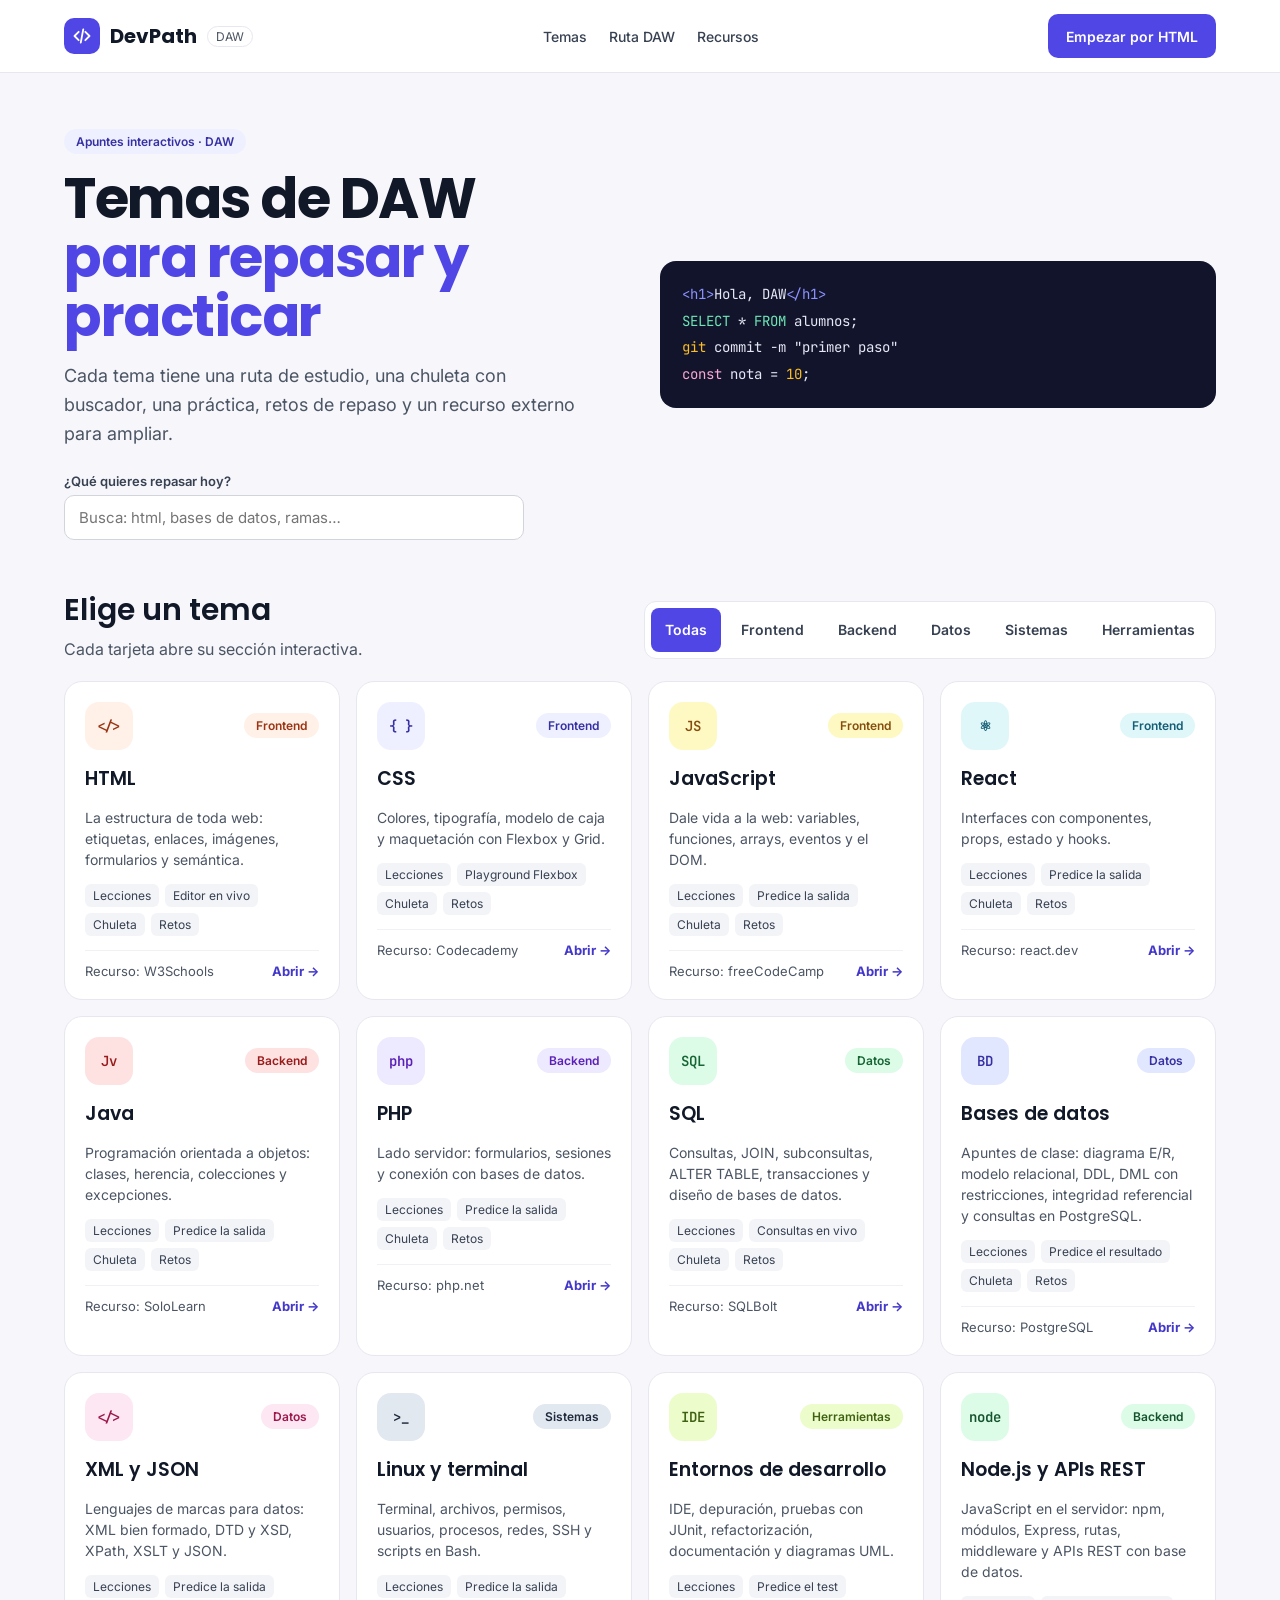
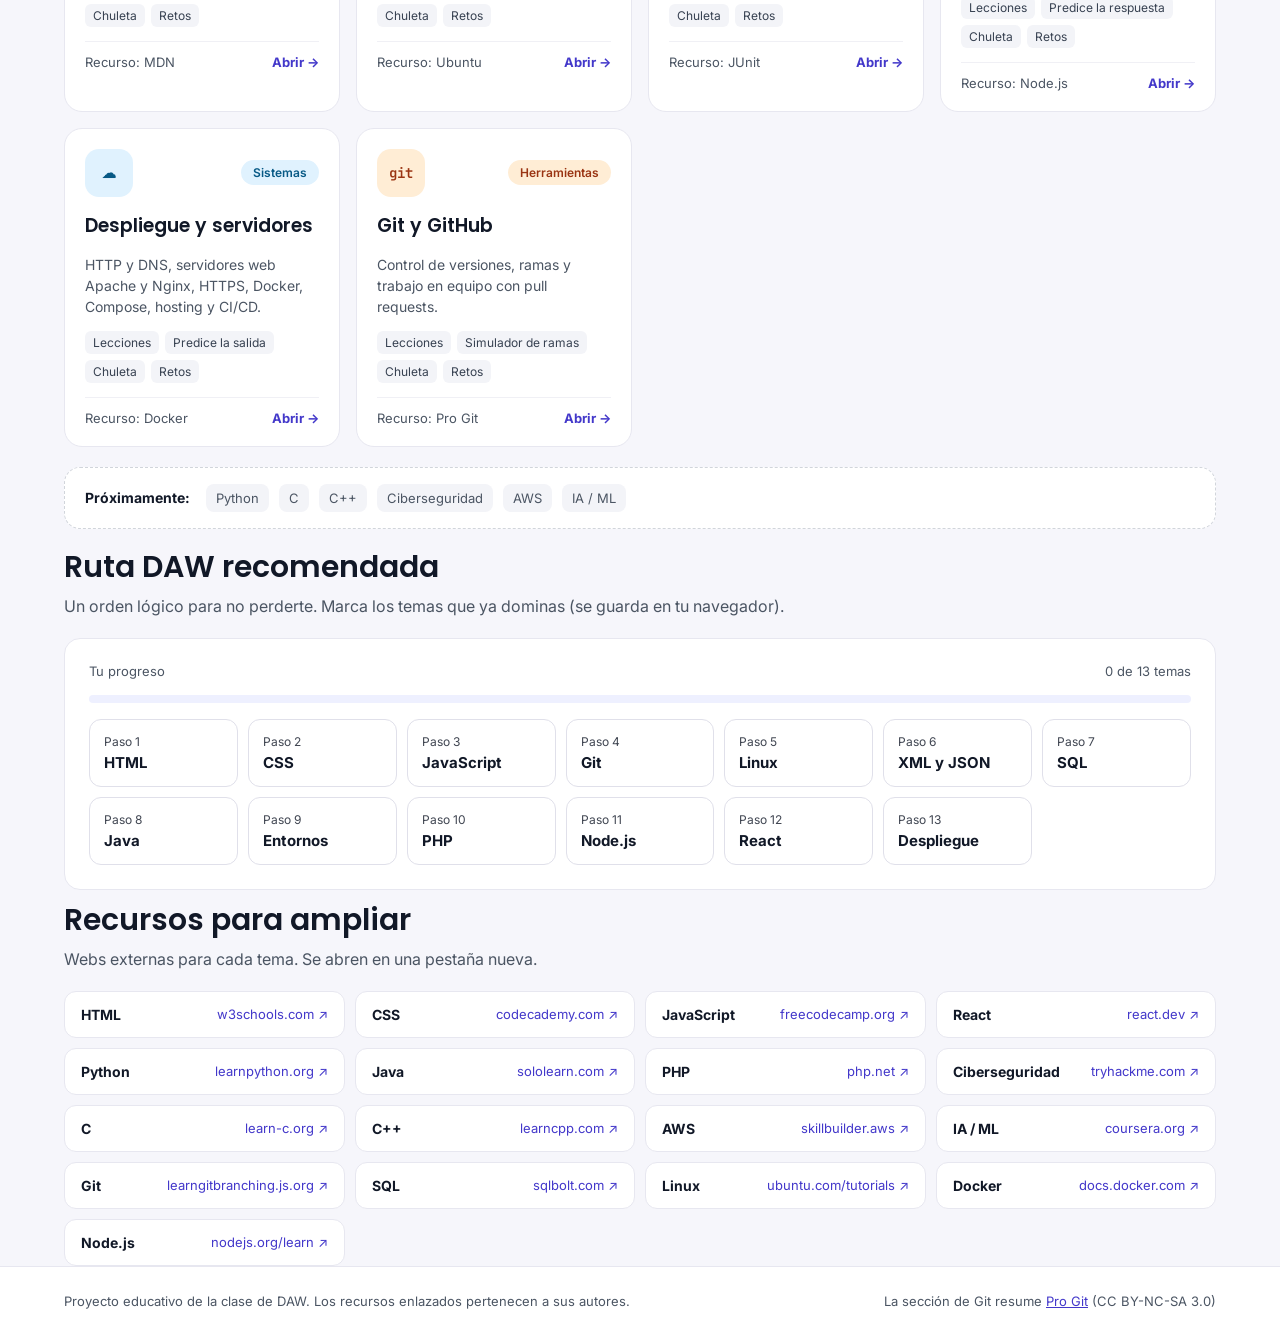
<file: index.html>
<!doctype html>
<html lang="es">
<head>
<meta charset="utf-8">
<meta name="viewport" content="width=device-width, initial-scale=1">
<title>DevPath — Temas de DAW para repasar y practicar</title>
<meta name="description" content="Apuntes interactivos de DAW: HTML, CSS, JavaScript, React, Java, PHP, SQL, Git, Linux, XML y JSON, Node.js, entornos de desarrollo y despliegue, con chuletas, prácticas y retos.">
<link rel="preconnect" href="https://fonts.googleapis.com">
<link href="https://fonts.googleapis.com/css2?family=Poppins:wght@500;600;700&family=Inter:wght@400;500;600&family=JetBrains+Mono:wght@400;500&display=swap" rel="stylesheet">
<link rel="stylesheet" href="/styles.css">
</head>
<body>
<header class="top"><div class="wrap">
<a class="brand" href="/"><span class="logo"><svg width="20" height="20" viewBox="0 0 24 24" fill="none" stroke="#fff" stroke-width="2.2" stroke-linecap="round" stroke-linejoin="round" aria-hidden="true"><path d="M8 7l-5 5 5 5M16 7l5 5-5 5M13.5 4l-3 16"/></svg></span><b>DevPath</b><span class="chip">DAW</span></a>
<nav class="main" aria-label="Principal"><a href="#temas">Temas</a><a href="#ruta">Ruta DAW</a><a href="#recursos">Recursos</a></nav>
<a class="btn primary" href="/tema/html">Empezar por HTML</a>
</div></header>

<main>
<section class="wrap hub-hero">
<div>
<span class="pill p-indigo">Apuntes interactivos · DAW</span>
<h1>Temas de DAW<br><span>para repasar y practicar</span></h1>
<p class="lead">Cada tema tiene una ruta de estudio, una chuleta con buscador, una práctica, retos de repaso y un recurso externo para ampliar.</p>
<div class="search" style="max-width:460px;flex:none"><label for="buscar-tema">¿Qué quieres repasar hoy?</label><input id="buscar-tema" type="search" placeholder="Busca: html, bases de datos, ramas…"></div>
</div>
<div class="codecard mono" aria-hidden="true">
<div><span style="color:#8B93FF">&lt;h1&gt;</span>Hola, DAW<span style="color:#8B93FF">&lt;/h1&gt;</span></div>
<div><span style="color:#6EE7B7">SELECT</span> * <span style="color:#6EE7B7">FROM</span> alumnos;</div>
<div><span style="color:#FBBF24">git</span> commit -m "primer paso"</div>
<div><span style="color:#F9A8D4">const</span> nota = <span style="color:#FBBF24">10</span>;</div>
</div>
</section>

<section id="temas" class="wrap">
<div class="sec-head"><div><h2>Elige un tema</h2><p>Cada tarjeta abre su sección interactiva.</p></div>
<div class="seg" role="group" aria-label="Filtrar por área" id="areas"></div></div>
<div class="grid" id="topics" style="grid-template-columns:repeat(auto-fill,minmax(260px,1fr))"></div>
<p id="notopics" hidden style="color:var(--muted)">Ningún tema coincide. Prueba con otra palabra.</p>
<div class="soon"><b style="font-size:14px;margin-right:6px">Próximamente:</b><span>Python</span><span>C</span><span>C++</span><span>Ciberseguridad</span><span>AWS</span><span>IA / ML</span></div>
</section>

<section id="ruta" class="wrap">
<div class="sec-head"><div><h2>Ruta DAW recomendada</h2><p>Un orden lógico para no perderte. Marca los temas que ya dominas (se guarda en tu navegador).</p></div></div>
<div class="card" style="padding:24px;display:flex;flex-direction:column;gap:16px">
<div class="row" style="justify-content:space-between;font-size:13px;color:var(--muted)"><span>Tu progreso</span><span id="pcount"></span></div>
<div class="prog"><i id="pbar" style="background:var(--green)"></i></div>
<div class="path" id="path"></div>
</div>
</section>

<section id="recursos" class="wrap">
<div class="sec-head"><div><h2>Recursos para ampliar</h2><p>Webs externas para cada tema. Se abren en una pestaña nueva.</p></div></div>
<div class="res" id="res"></div>
</section>
</main>

<footer><div class="wrap"><span>Proyecto educativo de la clase de DAW. Los recursos enlazados pertenecen a sus autores.</span><span>La sección de Git resume <a href="https://git-scm.com/book/es/v2">Pro Git</a> (CC BY-NC-SA 3.0)</span></div></footer>
<script src="/data.js"></script>
<script src="/temas.js"></script>
<script src="/hub.js"></script>
</body>
</html>
</file>
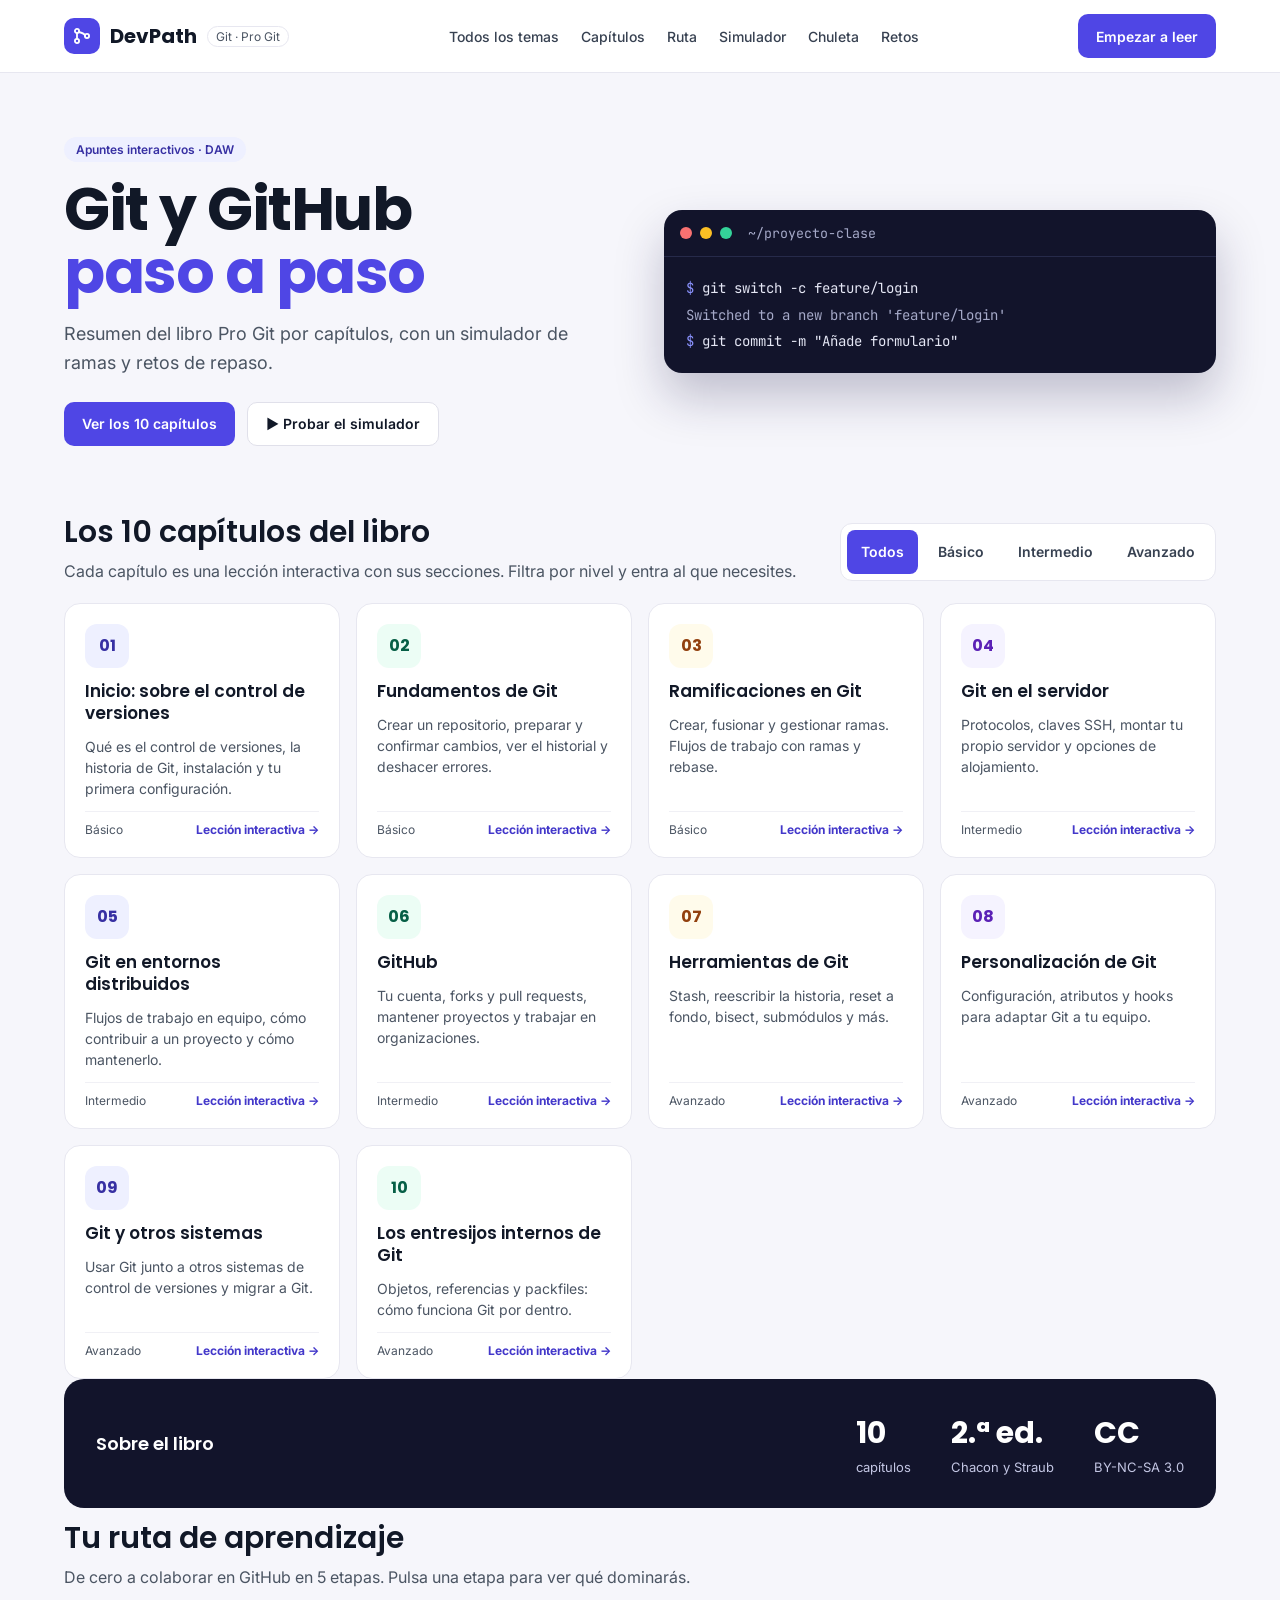
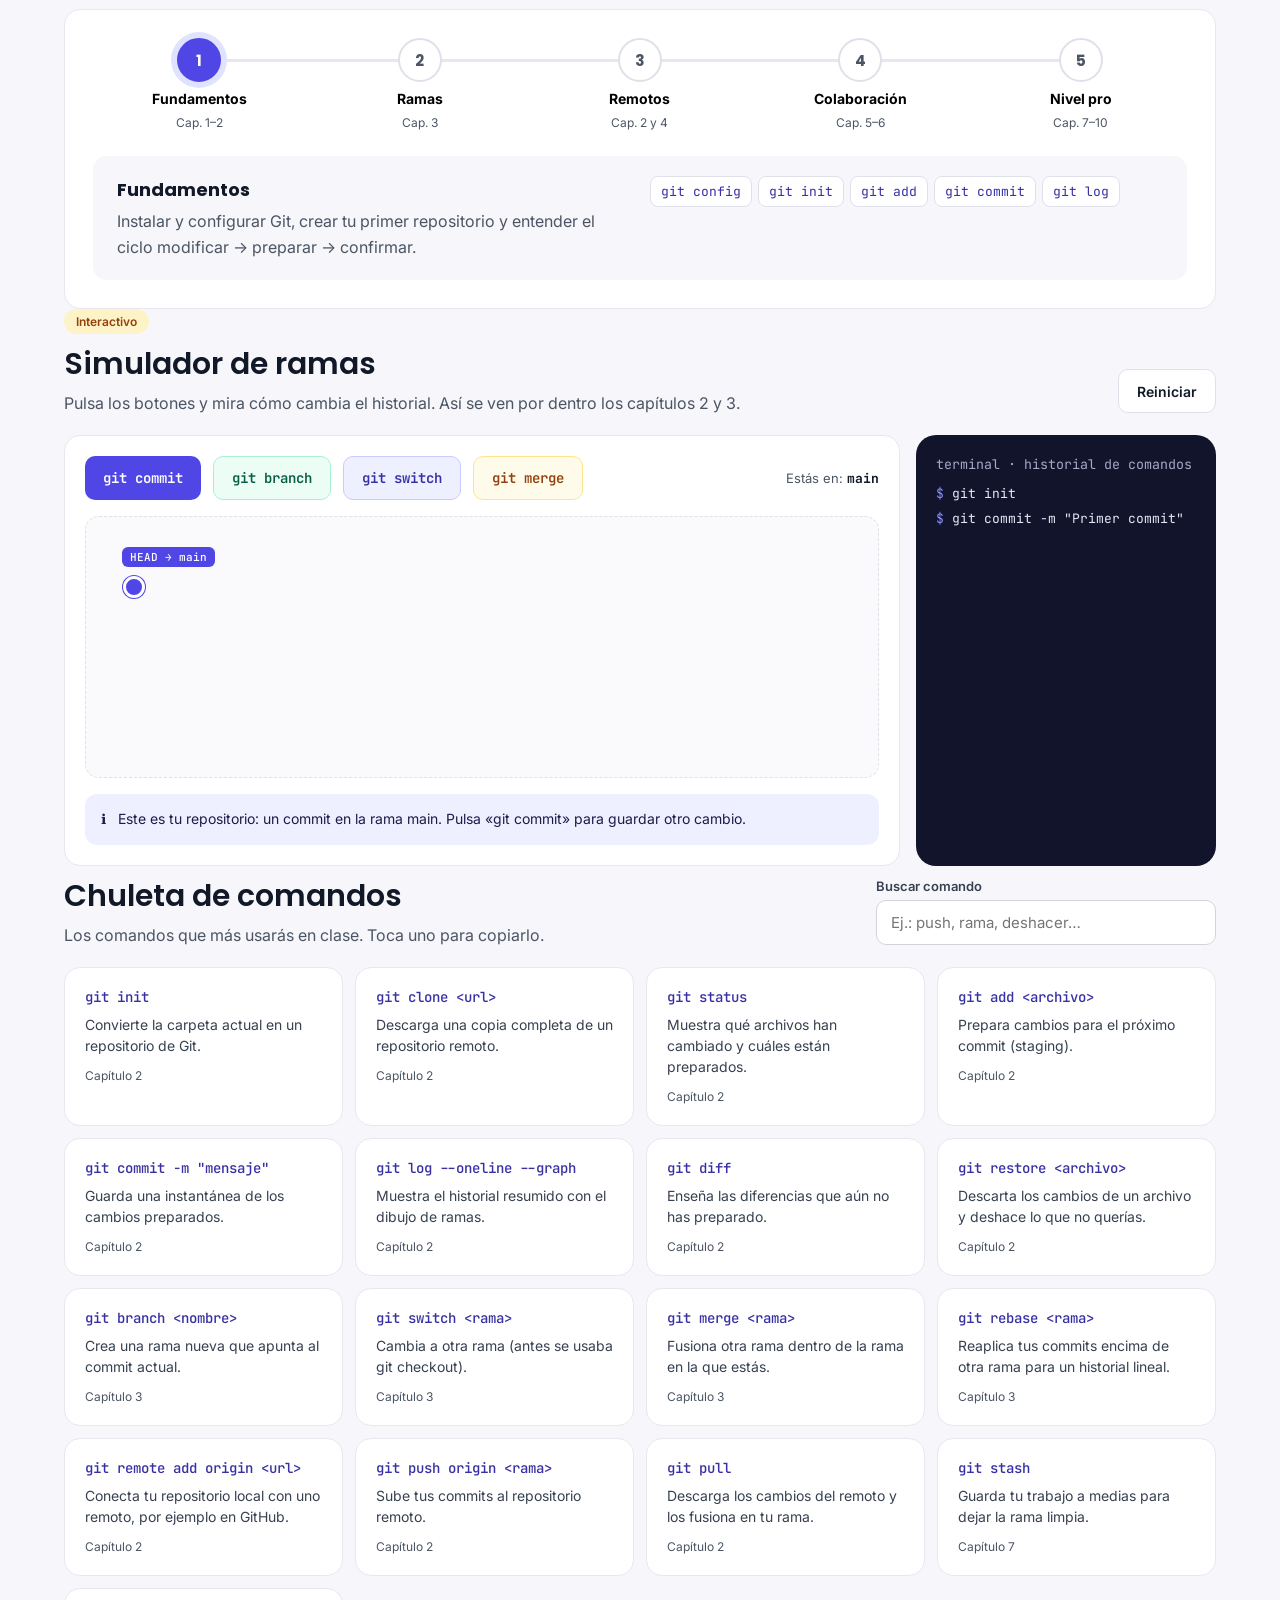
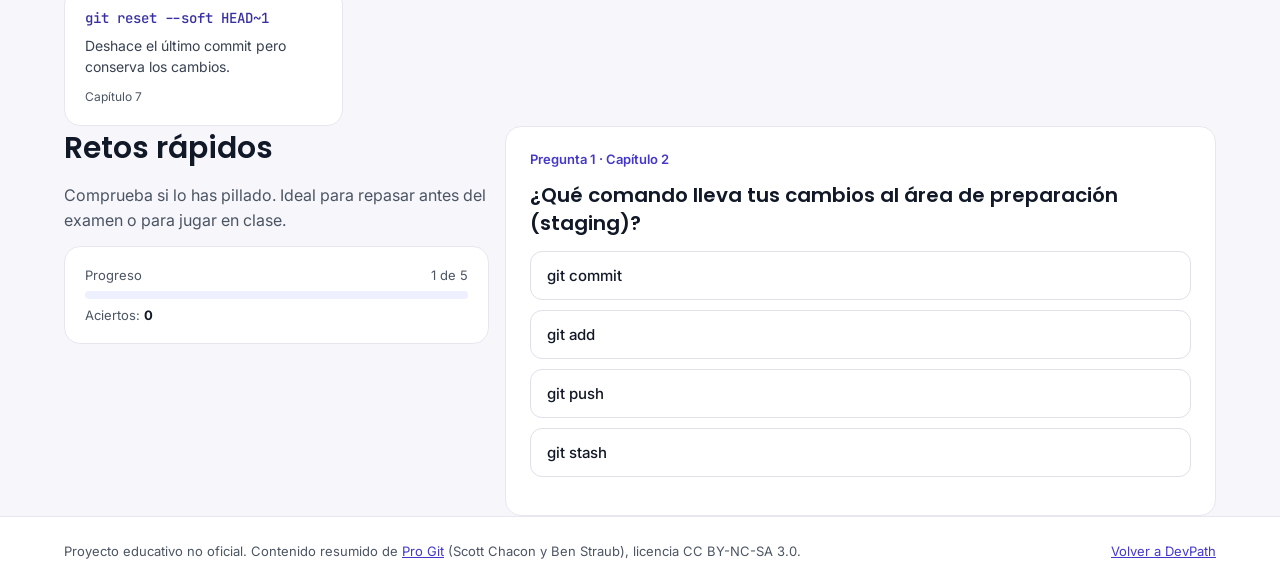
<file: git/index.html>
<!doctype html>
<html lang="es">
<head>
<meta charset="utf-8">
<meta name="viewport" content="width=device-width, initial-scale=1">
<title>Git y GitHub — DevPath</title>
<meta name="description" content="El libro Pro Git convertido en una ruta interactiva: capítulos resumidos, simulador de ramas, chuleta de comandos y retos.">
<link rel="preconnect" href="https://fonts.googleapis.com">
<link href="https://fonts.googleapis.com/css2?family=Poppins:wght@500;600;700&family=Inter:wght@400;500;600&family=JetBrains+Mono:wght@400;500&display=swap" rel="stylesheet">
<link rel="stylesheet" href="/styles.css">
</head>
<body>
<header class="top"><div class="wrap">
<a class="brand" href="/"><span class="logo"><svg width="20" height="20" viewBox="0 0 24 24" fill="none" stroke="#fff" stroke-width="2.2" stroke-linecap="round" aria-hidden="true"><circle cx="6" cy="6" r="2.5"/><circle cx="6" cy="18" r="2.5"/><circle cx="18" cy="12" r="2.5"/><path d="M6 8.5v7M8.3 7.2c4 1 7.4 2.2 7.4 4.8"/></svg></span><b>DevPath</b><span class="chip">Git · Pro Git</span></a>
<nav class="main" aria-label="Principal"><a href="/">Todos los temas</a><a href="#capitulos">Capítulos</a><a href="#ruta">Ruta</a><a href="#simulador">Simulador</a><a href="#chuleta">Chuleta</a><a href="#retos">Retos</a></nav>
<a class="btn primary" href="/git/capitulo/1">Empezar a leer</a>
</div></header>

<main>
<section id="inicio" class="wrap hero">
<div>
<span class="pill p-indigo">Apuntes interactivos · DAW</span>
<h1>Git y GitHub<br><span>paso a paso</span></h1>
<p class="lead">Resumen del libro Pro Git por capítulos, con un simulador de ramas y retos de repaso.</p>
<div class="row"><a class="btn primary" href="#capitulos">Ver los 10 capítulos</a><a class="btn ghost" href="#simulador">▶ Probar el simulador</a></div>
</div>
<div class="term mono" aria-label="Ejemplo de terminal">
<div class="bar"><i style="background:#F87171"></i><i style="background:#FBBF24"></i><i style="background:#34D399"></i><small>~/proyecto-clase</small></div>
<div class="body" id="typer"></div>
</div>
</section>

<section id="capitulos" class="wrap">
<div class="sec-head"><div><h2>Los 10 capítulos del libro</h2><p>Cada capítulo es una lección interactiva con sus secciones. Filtra por nivel y entra al que necesites.</p></div>
<div class="seg" role="group" aria-label="Filtrar por nivel" id="levels"></div></div>
<div class="grid" id="chapters"></div>
</section>

<section class="wrap">
<div class="stats"><div class="pop" style="font-weight:600;font-size:18px">Sobre el libro</div>
<div class="row" style="gap:40px"><div><div class="n">10</div><small>capítulos</small></div><div><div class="n">2.ª ed.</div><small>Chacon y Straub</small></div><div><div class="n">CC</div><small>BY-NC-SA 3.0</small></div></div></div>
</section>

<section id="ruta" class="wrap">
<div class="sec-head"><div><h2>Tu ruta de aprendizaje</h2><p>De cero a colaborar en GitHub en 5 etapas. Pulsa una etapa para ver qué dominarás.</p></div></div>
<div class="card" style="padding:28px"><div class="road" id="road"></div><div class="stage" id="stage"></div></div>
</section>

<section id="simulador" class="wrap">
<div class="sec-head"><div><span class="pill p-amber">Interactivo</span><h2>Simulador de ramas</h2><p>Pulsa los botones y mira cómo cambia el historial. Así se ven por dentro los capítulos 2 y 3.</p></div>
<button class="btn ghost" id="reset">Reiniciar</button></div>
<div class="sim">
<div class="card board">
<div class="row actions">
<button class="btn b-commit" data-act="commit">git commit</button>
<button class="btn b-branch" data-act="branch">git branch</button>
<button class="btn b-switch" data-act="switch">git switch</button>
<button class="btn b-merge" data-act="merge">git merge</button>
<span class="where">Estás en: <b class="mono" id="current">main</b></span>
</div>
<div class="canvas"><div class="inner" id="graph"></div></div>
<div class="explain" aria-live="polite"><span aria-hidden="true">ℹ️</span><div id="explain"></div></div>
</div>
<div class="log mono"><small>terminal · historial de comandos</small><div class="lines" id="log"></div></div>
</div>
</section>

<section id="chuleta" class="wrap">
<div class="sec-head"><div><h2>Chuleta de comandos</h2><p>Los comandos que más usarás en clase. Toca uno para copiarlo.</p></div>
<div class="search"><label for="buscar">Buscar comando</label><input id="buscar" type="search" placeholder="Ej.: push, rama, deshacer…"></div></div>
<div class="grid" id="cmds" style="grid-template-columns:repeat(auto-fill,minmax(260px,1fr));gap:12px"></div>
<p id="noresults" hidden style="color:var(--muted)">No hay comandos con ese nombre. Prueba con otra palabra.</p>
</section>

<section id="retos" class="wrap">
<div class="quiz">
<div class="side"><h2 style="margin:0;font-size:30px;font-weight:600">Retos rápidos</h2>
<p style="margin:0;color:var(--muted);line-height:1.6">Comprueba si lo has pillado. Ideal para repasar antes del examen o para jugar en clase.</p>
<div class="card" style="display:flex;flex-direction:column;gap:8px"><div class="row" style="justify-content:space-between;font-size:13px;color:var(--muted)"><span>Progreso</span><span id="qpos"></span></div><div class="prog"><i id="qbar"></i></div><div style="font-size:13px;color:var(--muted)">Aciertos: <b id="score" style="color:var(--ink)">0</b></div></div>
</div>
<div class="card main" style="padding:24px"><div id="qmeta" style="font-size:13px;color:#4338CA;font-weight:600"></div><div id="qtext" class="pop" style="font-weight:600;font-size:20px;line-height:1.4"></div><div id="opts" style="display:flex;flex-direction:column;gap:10px"></div><div id="fb"></div></div>
</div>
</section>
</main>

<footer><div class="wrap"><span>Proyecto educativo no oficial. Contenido resumido de <a href="https://git-scm.com/book/es/v2">Pro Git</a> (Scott Chacon y Ben Straub), licencia CC BY-NC-SA 3.0.</span><a href="/">Volver a DevPath</a></div></footer>
<script src="/git/app.js"></script>
</body>
</html>
</file>
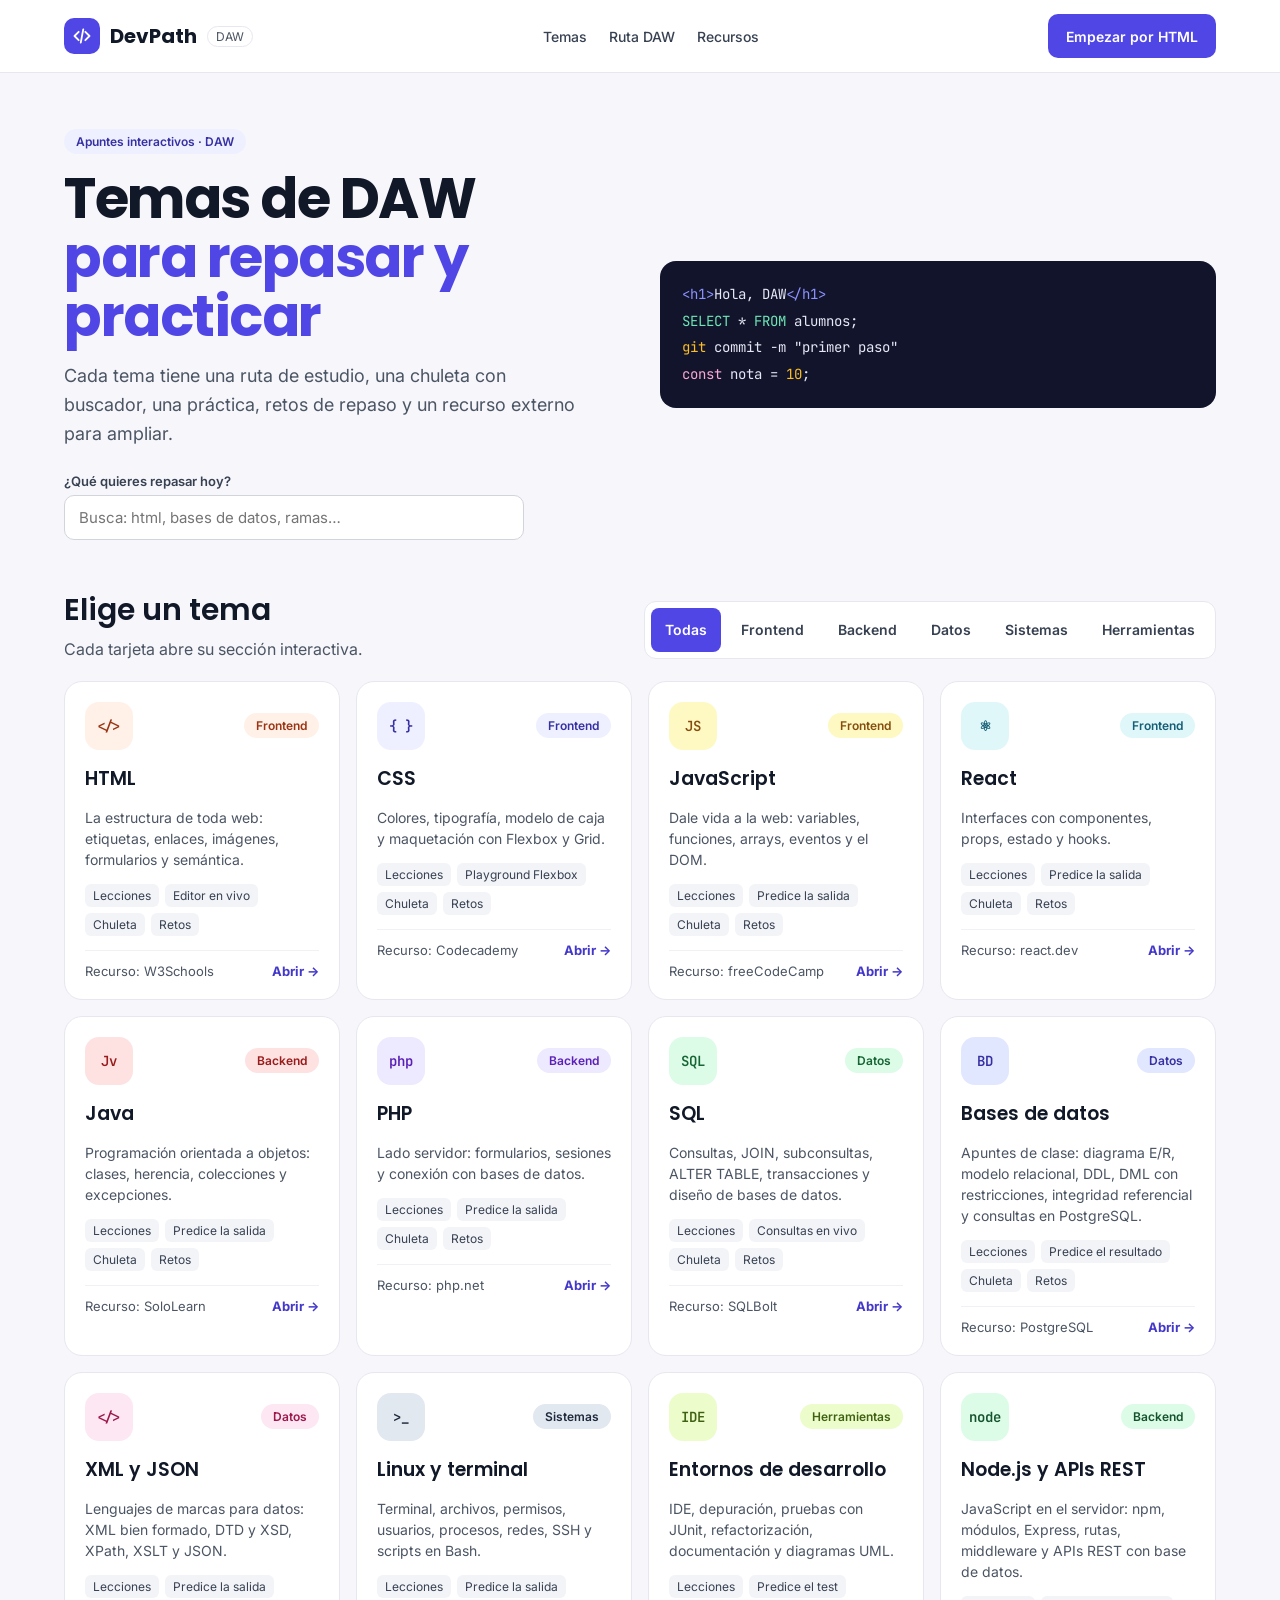
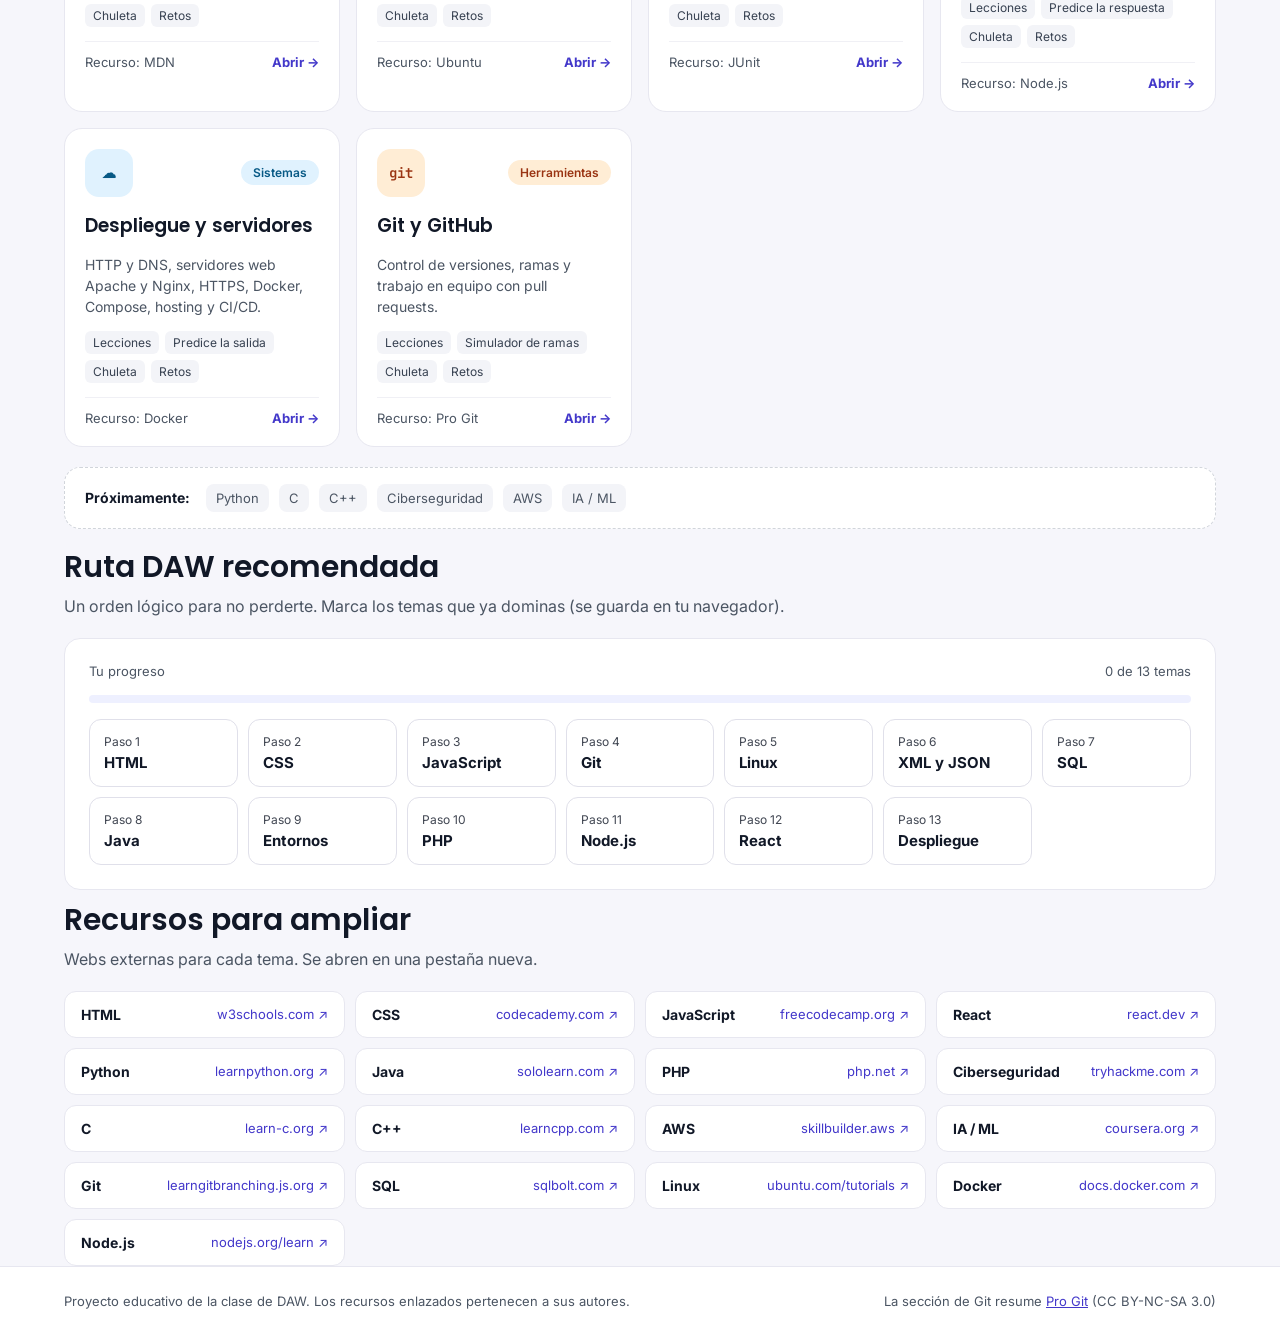
<file: leccion.html>
<!doctype html>
<html lang="es">
<head>
<meta charset="utf-8">
<meta name="viewport" content="width=device-width, initial-scale=1">
<title>Lección — DevPath</title>
<link rel="preconnect" href="https://fonts.googleapis.com">
<link href="https://fonts.googleapis.com/css2?family=Poppins:wght@500;600;700&family=Inter:wght@400;500;600&family=JetBrains+Mono:wght@400;500&display=swap" rel="stylesheet">
<link rel="stylesheet" href="/styles.css">
<style>
.attrs{display:flex;flex-direction:column;gap:10px}
.attrs .tbl{border:1px solid var(--line);border-radius:14px;overflow:auto}
.attrs table{width:100%;border-collapse:collapse;font-size:14px}
.attrs th{background:var(--bg);text-align:left;padding:10px 14px;font-size:12px;text-transform:uppercase;letter-spacing:.5px;color:var(--muted)}
.attrs td{padding:10px 14px;border-top:1px solid #F0F0F5;line-height:1.55;vertical-align:top;color:#374151}
.attrs td:first-child{white-space:nowrap}.attrs td code{color:#3730A3;font-size:13px}
.warn{border:1px solid #FECACA;background:#FEF2F2;border-radius:14px;padding:14px 16px;font-size:14px;line-height:1.6;color:#7F1D1D}
.code.live textarea{display:block;width:100%;box-sizing:border-box;border:0;resize:vertical;background:var(--dark);color:#E5E7F5;padding:16px 18px;font-size:14px;line-height:1.75;outline:none;tab-size:2}
.code.live textarea:focus-visible{box-shadow:inset 0 0 0 2px #818CF8}
.code.live .reset{font:500 12px Inter;background:#262A4A;color:#E5E7F5;border:0;border-radius:8px;padding:6px 10px;cursor:pointer;min-height:32px}
.code.live .out{background:#fff;border-top:1px solid #262A4A}
.code.live .out span{display:block;padding:8px 16px;font-size:12px;font-weight:600;color:var(--muted);background:var(--bg)}
.code.live iframe{display:block;width:100%;height:220px;border:0;background:#fff}
.code.live .runb{background:#4F46E5}
.con{background:#0B0E23;color:#E5E7F5;font-size:13px;line-height:1.7;padding:12px 16px;min-height:60px;max-height:260px;overflow:auto;white-space:pre-wrap}
.con i{color:#A5A9C8}.con .err{color:#FCA5A5}.con .warn{color:#FDE68A}
.salida{border:1px solid var(--line);border-radius:14px;padding:12px 16px;background:#fff}
.salida summary{cursor:pointer;font-weight:600;font-size:14px;color:#4338CA}
.salida pre{margin:10px 0 0;background:#0B0E23;color:#E5E7F5;border-radius:10px;padding:12px 14px;font-size:13px;white-space:pre-wrap}
.mini{border:1px solid #C7D2FE;background:#EEF2FF;border-radius:14px;padding:16px;display:flex;flex-direction:column;gap:10px}
.mini p{margin:0;line-height:1.5}.mopts{display:flex;flex-direction:column;gap:8px}.mfb{font-size:14px;color:#1E1B4B}
</style>
</head>
<body>
<header class="top"><div class="wrap" style="max-width:1240px">
<a href="/" id="back" class="btn" style="color:#374151;padding-left:0">← Volver</a>
<div class="row" style="flex:0 1 360px;flex-wrap:nowrap"><span id="count" style="font-size:13px;color:var(--muted);white-space:nowrap"></span><div class="prog" style="flex:1"><i id="bar"></i></div></div>
</div></header>
<div class="wrap lesson">
<nav class="card toc" aria-label="Capítulos y secciones">
<label for="cap" style="font-size:12px;font-weight:600;color:var(--muted);text-transform:uppercase;letter-spacing:.6px;padding:0 8px">Capítulo</label>
<select id="cap" style="font:600 14px Inter,sans-serif;padding:10px 12px;border-radius:10px;border:1px solid #D1D5DB;background:#fff;min-height:44px;margin:4px 0 12px;width:100%"></select>
<h4 id="captitle"></h4>
<div id="toc"></div>
</nav>
<main class="card content" id="content"></main>
</div>
<footer><div class="wrap"><span>DevPath · Apuntes interactivos de la clase de DAW</span><a href="/" id="foot">Volver al tema</a></div></footer>
<script src="/data.js"></script>
<script src="/temas.js"></script>
<script src="/leccion.js"></script>
</body>
</html>
</file>
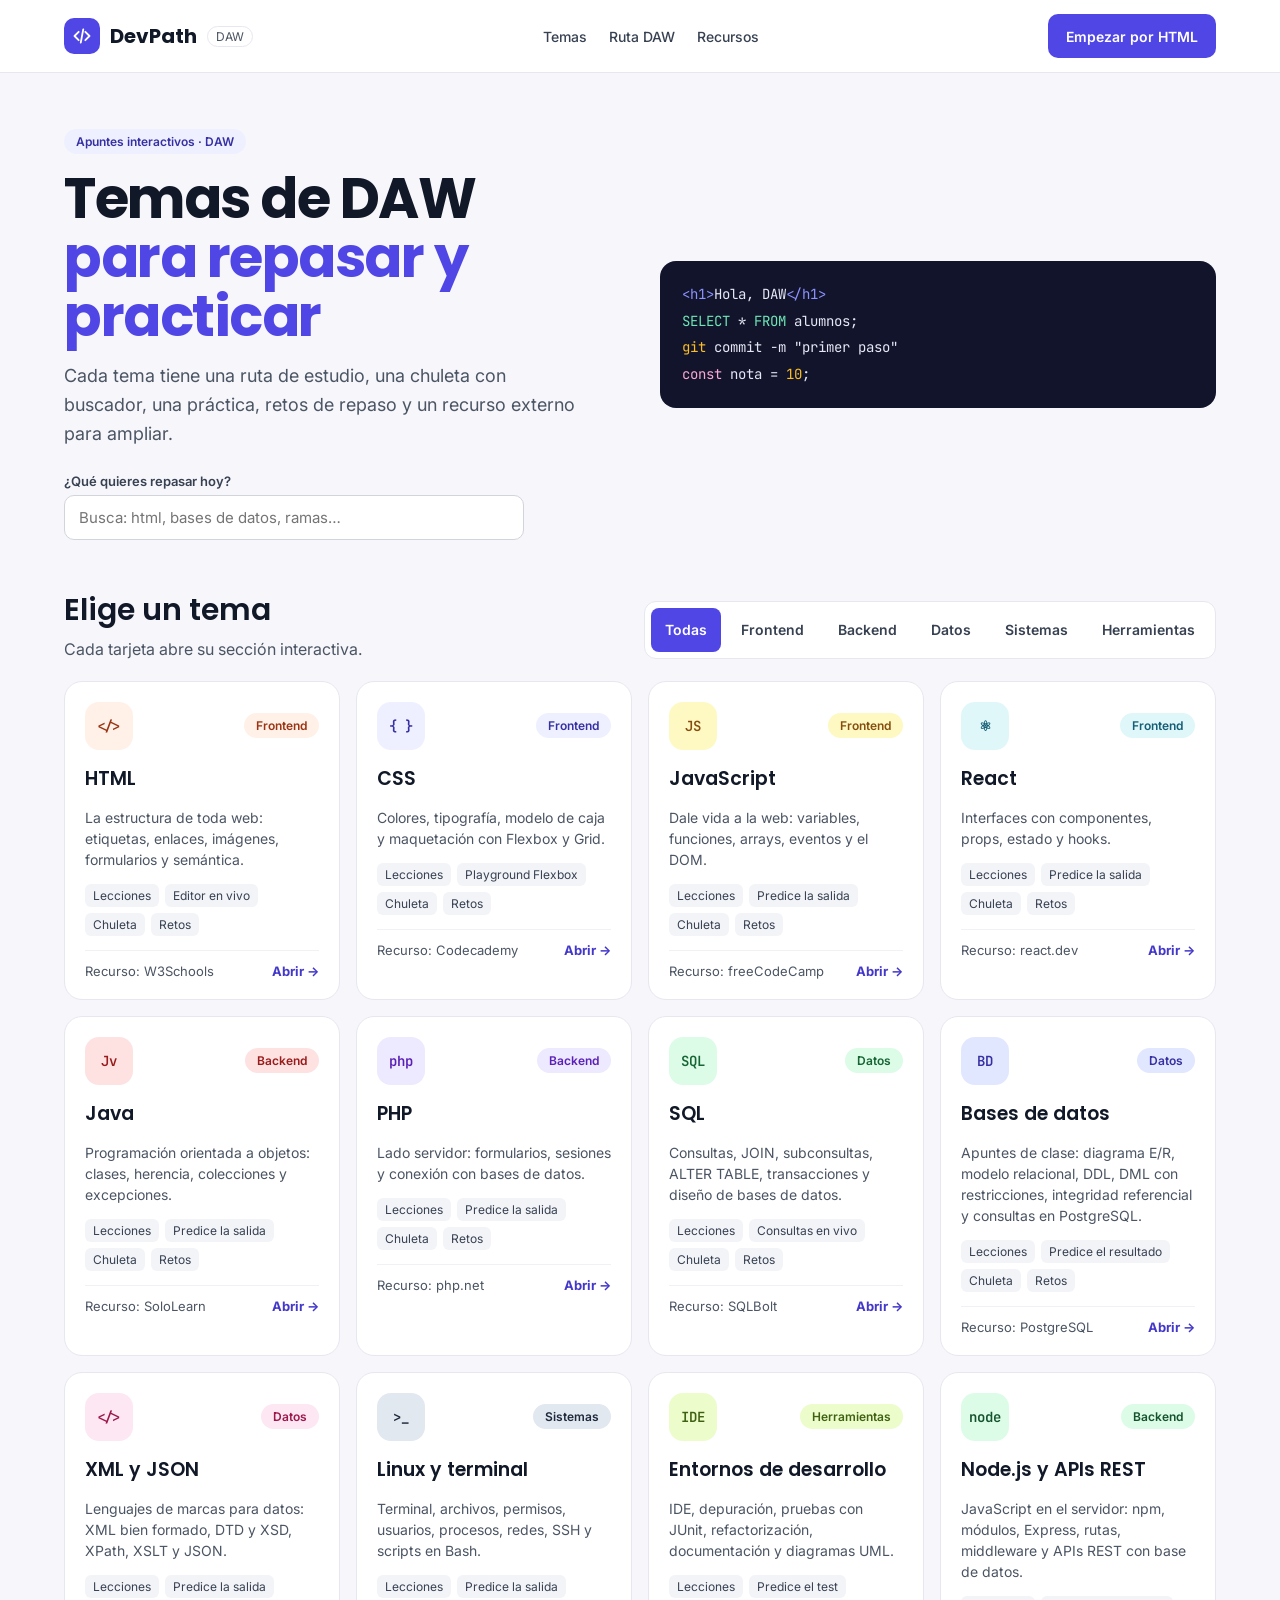
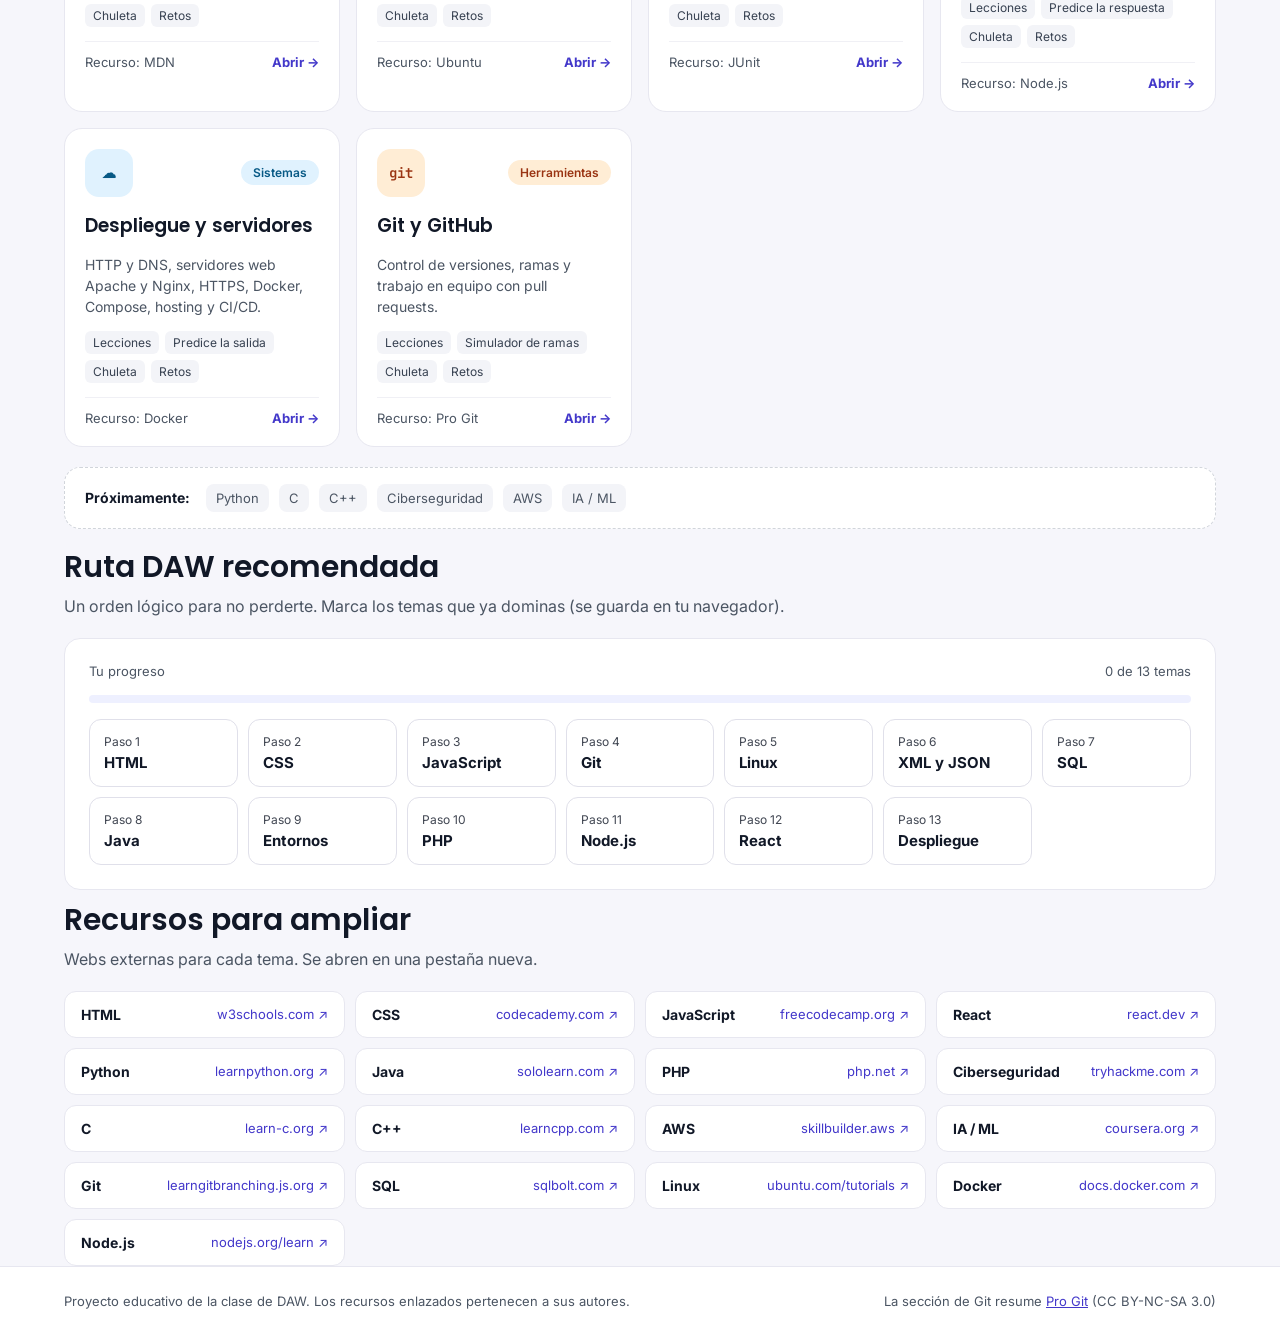
<file: tema.html>
<!doctype html>
<html lang="es">
<head>
<meta charset="utf-8">
<meta name="viewport" content="width=device-width, initial-scale=1">
<title>Tema — DevPath</title>
<link rel="preconnect" href="https://fonts.googleapis.com">
<link href="https://fonts.googleapis.com/css2?family=Poppins:wght@500;600;700&family=Inter:wght@400;500;600&family=JetBrains+Mono:wght@400;500&display=swap" rel="stylesheet">
<link rel="stylesheet" href="/styles.css">
<style>
.steps a.paso{display:flex;gap:12px;align-items:flex-start;padding:16px;border-radius:14px;color:var(--ink);background:#fff;border:1px solid var(--line);text-decoration:none;transition:transform .15s,box-shadow .15s}
.steps a.paso:hover{transform:translateY(-3px);box-shadow:0 12px 28px rgba(79,70,229,.12)}
.steps a.paso.ok{background:#ECFDF5;border:2px solid var(--green)}
.steps a.paso.ok .n{background:var(--green);color:#fff}
.cmd pre{margin:8px 0 0;background:var(--bg);border-radius:8px;padding:8px 10px;font-size:12px;line-height:1.6;color:#1E1B4B;white-space:pre-wrap;overflow-x:auto}
.cgroup{grid-column:1/-1;margin:14px 0 2px;font:600 15px Poppins,sans-serif;color:#1E1B4B}
.cgroup:first-child{margin-top:0}
.steps a.paso em{display:block;font-style:normal;font-size:12px;font-weight:600;color:#4338CA;margin-top:8px}
</style>
</head>
<body>
<header class="top"><div class="wrap" style="padding-top:8px;padding-bottom:8px">
<a href="/" class="btn" style="color:#374151;padding-left:0">← DevPath</a>
<nav class="tabs" aria-label="Temas" id="tabs"></nav>
</div></header>

<main>
<section class="wrap" style="padding-top:36px;padding-bottom:32px">
<div class="card thero">
<div class="id"><span class="badge72" id="badge"></span>
<div><span class="pill" id="area"></span><h1 id="name"></h1><p id="desc"></p></div></div>
<div class="side">
<div class="row" style="justify-content:space-between;font-size:13px;color:var(--muted)"><span>Lecciones</span><span id="scount"></span></div>
<div class="prog"><i id="sbar" style="background:var(--green)"></i></div>
<a class="btn primary" id="ext" target="_blank" rel="noopener" style="justify-content:center"></a>
</div>
</div>
</section>

<section class="wrap" style="padding-bottom:40px">
<h2 class="sub" id="stitle">Lecciones</h2>
<div class="steps" id="steps"></div>
</section>

<section class="wrap" style="padding-bottom:40px">
<span class="pill p-amber">Práctica interactiva</span>
<h2 class="sub" id="ptitle" style="margin-top:10px"></h2>
<div id="practice"></div>
</section>

<section class="wrap" style="padding-bottom:40px">
<div class="sec-head"><h2 class="sub" style="margin:0" id="ctitle"></h2>
<div class="search"><label for="buscar-chuleta">Buscar en la chuleta</label><input id="buscar-chuleta" type="search" placeholder="Escribe una palabra…"></div></div>
<div class="grid" id="cheats" style="grid-template-columns:repeat(auto-fill,minmax(260px,1fr));gap:10px"></div>
</section>

<section class="wrap" style="padding-bottom:56px">
<div class="card" style="padding:24px;display:flex;flex-direction:column;gap:14px;max-width:760px">
<div class="row" style="justify-content:space-between;font-size:13px"><span id="qmeta" style="color:#4338CA;font-weight:600"></span><span style="color:var(--muted)">Aciertos: <b id="score">0</b></span></div>
<div id="qtext" class="pop" style="font-weight:600;font-size:20px;line-height:1.4"></div>
<div id="opts" style="display:flex;flex-direction:column;gap:10px"></div>
<div id="fb"></div>
</div>
</section>
</main>

<footer><div class="wrap"><span>DevPath · Proyecto educativo de la clase de DAW</span><a href="/">Volver a todos los temas</a></div></footer>
<script src="/data.js"></script>
<script src="/temas.js"></script>
<script src="/html-extra.js"></script>
<script src="/tema.js"></script>
</body>
</html>
</file>
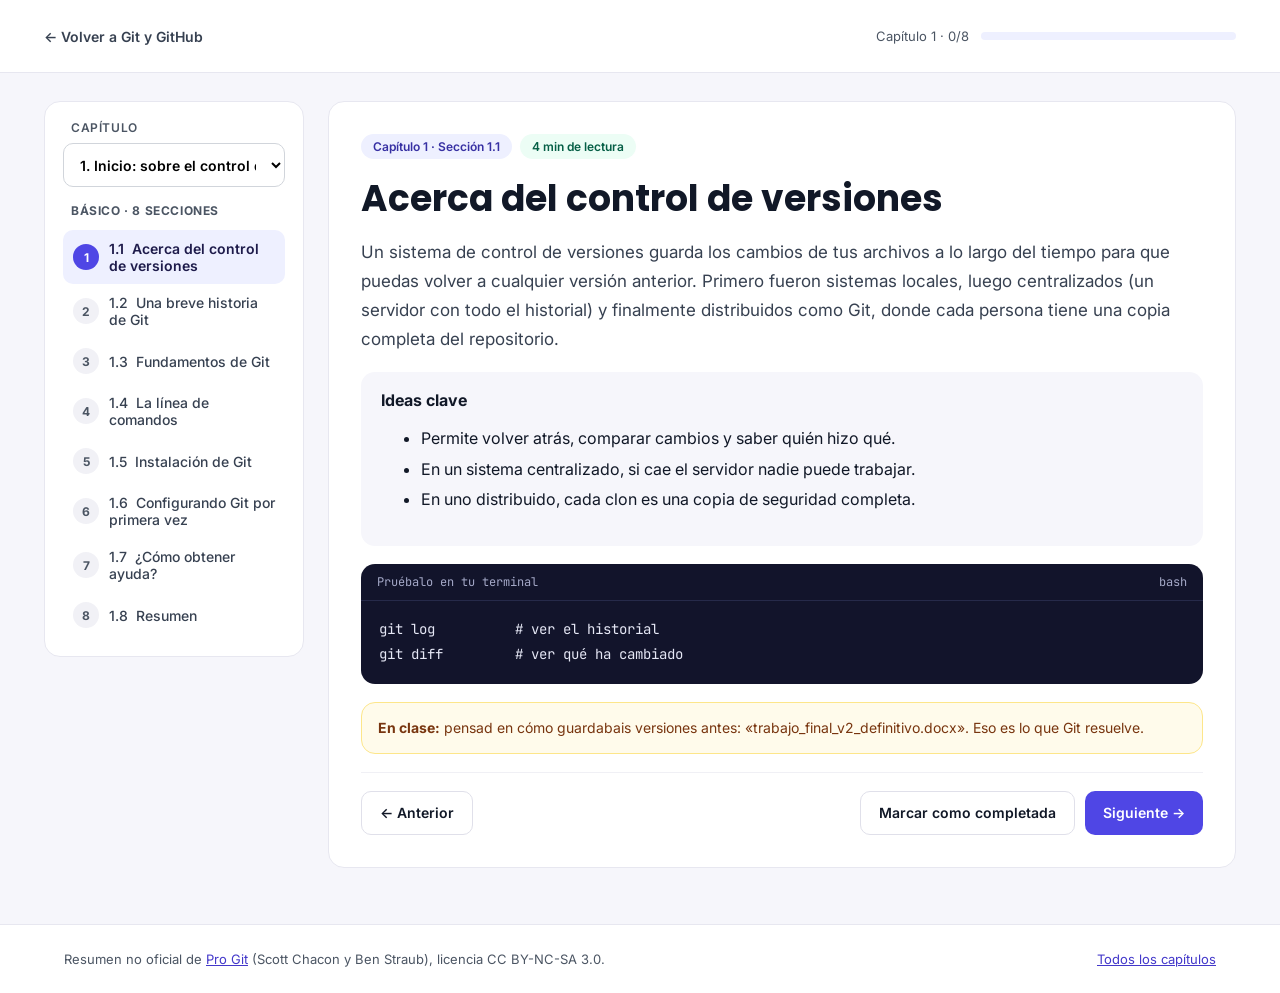
<file: git/leccion.html>
<!doctype html>
<html lang="es">
<head>
<meta charset="utf-8">
<meta name="viewport" content="width=device-width, initial-scale=1">
<title>Git — DevPath</title>
<link rel="preconnect" href="https://fonts.googleapis.com">
<link href="https://fonts.googleapis.com/css2?family=Poppins:wght@500;600;700&family=Inter:wght@400;500;600&family=JetBrains+Mono:wght@400;500&display=swap" rel="stylesheet">
<link rel="stylesheet" href="/styles.css">
</head>
<body>
<header class="top"><div class="wrap" style="max-width:1240px">
<a href="/git" class="btn" style="color:#374151;padding-left:0">← Volver a Git y GitHub</a>
<div class="row" style="flex:0 1 360px;flex-wrap:nowrap"><span id="count" style="font-size:13px;color:var(--muted);white-space:nowrap"></span><div class="prog" style="flex:1"><i id="bar"></i></div></div>
</div></header>
<div class="wrap lesson">
<nav class="card toc" aria-label="Capítulos y secciones">
<label for="cap" style="font-size:12px;font-weight:600;color:var(--muted);text-transform:uppercase;letter-spacing:.6px;padding:0 8px">Capítulo</label>
<select id="cap" style="font:600 14px Inter,sans-serif;padding:10px 12px;border-radius:10px;border:1px solid #D1D5DB;background:#fff;min-height:44px;margin:4px 0 12px;width:100%"></select>
<h4 id="captitle"></h4>
<div id="toc"></div>
</nav>
<main class="card content" id="content"></main>
</div>
<footer><div class="wrap"><span>Resumen no oficial de <a href="https://git-scm.com/book/es/v2">Pro Git</a> (Scott Chacon y Ben Straub), licencia CC BY-NC-SA 3.0.</span><a href="/git">Todos los capítulos</a></div></footer>
<script src="/git/capitulos.js"></script>
<script src="/git/leccion.js"></script>
</body>
</html>
</file>
<file: styles.css>
:root{--accent:#4F46E5;--ink:#111827;--muted:#4B5563;--line:#E7E7F0;--bg:#F6F6FB;--dark:#12142B;--green:#0E9F6E;--amber:#D97706}
*{box-sizing:border-box}
body{margin:0;background:var(--bg);color:var(--ink);font-family:Inter,system-ui,sans-serif}
a{color:#4338CA}a:hover{color:#312E81}
h1,h2,h3,.pop{font-family:Poppins,sans-serif}
code,pre,.mono{font-family:'JetBrains Mono',monospace}
.wrap{max-width:1200px;margin:0 auto;padding:0 24px}
section{padding-bottom:56px}
.top{background:#fff;border-bottom:1px solid var(--line);position:sticky;top:0;z-index:10}
.top .wrap{display:flex;flex-wrap:wrap;align-items:center;justify-content:space-between;gap:16px;padding-top:14px;padding-bottom:14px}
.brand{display:flex;align-items:center;gap:10px;text-decoration:none;color:var(--ink)}
.logo{width:36px;height:36px;border-radius:10px;background:var(--accent);display:flex;align-items:center;justify-content:center}
.brand b{font-family:Poppins;font-size:20px}
.chip{font-size:12px;color:var(--muted);border:1px solid var(--line);border-radius:999px;padding:2px 8px}
nav.main{display:flex;flex-wrap:wrap;gap:22px;font-size:14px;font-weight:500}
nav.main a{color:#374151;text-decoration:none}
.btn{display:inline-flex;align-items:center;gap:8px;border:0;cursor:pointer;font:600 14px Inter,sans-serif;padding:12px 18px;border-radius:10px;text-decoration:none;min-height:44px}
.btn.primary{background:var(--accent);color:#fff}
.btn.ghost{background:#fff;color:var(--ink);border:1px solid #E0E0EA}
.pill{display:inline-block;font-size:12px;font-weight:600;padding:5px 12px;border-radius:999px}
.p-indigo{background:#EEF0FF;color:#3730A3}.p-green{background:#ECFDF5;color:#065F46}.p-amber{background:#FEF3C7;color:#92400E}
.hero{display:grid;grid-template-columns:repeat(auto-fit,minmax(320px,1fr));gap:48px;align-items:center;padding-top:64px;padding-bottom:56px}
.hero h1{margin:16px 0;font-size:clamp(40px,6vw,60px);line-height:1.05;letter-spacing:-1.5px}
.hero h1 span{color:var(--accent)}
.lead{font-size:18px;line-height:1.6;color:var(--muted);max-width:520px;margin:0 0 24px}
.row{display:flex;flex-wrap:wrap;gap:12px;align-items:center}
.checks{display:flex;flex-wrap:wrap;gap:18px;font-size:14px;color:var(--muted);margin-top:22px}
.checks span::before{content:"✓ ";color:var(--green);font-weight:700}
.term{background:var(--dark);border-radius:18px;box-shadow:0 24px 48px rgba(30,27,75,.25);overflow:hidden;color:#E5E7F5}
.term .bar{display:flex;gap:8px;padding:14px 16px;border-bottom:1px solid #262A4A;align-items:center}
.term .bar i{width:12px;height:12px;border-radius:50%;display:block}
.term .bar small{margin-left:8px;color:#A5A9C8}
.term .body{padding:18px 22px;font-size:14px;line-height:1.9}
.term .p{color:#8B93FF}.term .o{color:#A5A9C8}.term .g{color:#6EE7B7}
.sec-head{display:flex;flex-wrap:wrap;align-items:flex-end;justify-content:space-between;gap:16px;margin-bottom:22px}
.sec-head h2{margin:8px 0 6px;font-size:30px;font-weight:600}
.sec-head p{margin:0;color:var(--muted)}
.seg{display:flex;flex-wrap:wrap;gap:6px;background:#fff;border:1px solid var(--line);padding:6px;border-radius:12px}
.seg button{border:0;cursor:pointer;font:600 14px Inter;padding:10px 14px;border-radius:8px;background:transparent;color:#374151;min-height:44px}
.seg button[aria-pressed=true]{background:var(--accent);color:#fff}
.grid{display:grid;gap:16px;grid-template-columns:repeat(auto-fill,minmax(220px,1fr))}
.card{background:#fff;border:1px solid var(--line);border-radius:16px;padding:20px}
a.chap{display:flex;flex-direction:column;gap:12px;text-decoration:none;color:var(--ink);min-height:210px;transition:transform .15s,box-shadow .15s}
a.chap:hover{transform:translateY(-3px);box-shadow:0 12px 28px rgba(79,70,229,.12)}
.tile{width:44px;height:44px;border-radius:12px;display:flex;align-items:center;justify-content:center;font:700 16px Poppins}
.chap h3{margin:0;font-size:17px;font-weight:600;line-height:1.3}
.chap p{margin:0;font-size:14px;line-height:1.5;color:var(--muted);flex-grow:1}
.chap .foot{display:flex;justify-content:space-between;font-size:12px;color:var(--muted);border-top:1px solid #F0F0F5;padding-top:10px}
.chap .foot b{color:#4338CA}
.stats{background:var(--dark);border-radius:20px;padding:32px;display:flex;flex-wrap:wrap;align-items:center;justify-content:space-between;gap:24px;color:#fff}
.stats .n{font:700 30px Poppins}.stats small{font-size:13px;color:#C3C6E3}
.road{position:relative;display:grid;grid-template-columns:repeat(5,minmax(0,1fr));gap:8px}
.road::before{content:"";position:absolute;left:10%;right:10%;top:21px;height:3px;background:var(--line)}
.road button{position:relative;background:transparent;border:0;cursor:pointer;display:flex;flex-direction:column;align-items:center;gap:8px;font-family:Inter;padding:0}
.road .dot{width:44px;height:44px;border-radius:50%;display:flex;align-items:center;justify-content:center;font:700 15px Poppins;background:#fff;color:var(--muted);border:2px solid #E0E0EA}
.road .done .dot{background:#ECFDF5;color:#065F46;border-color:var(--green)}
.road .on .dot{background:var(--accent);color:#fff;border-color:var(--accent);box-shadow:0 0 0 6px #E0E3FF}
.road b{font-size:14px;text-align:center}.road small{font-size:12px;color:var(--muted)}
.stage{background:var(--bg);border-radius:14px;padding:20px 24px;display:flex;flex-wrap:wrap;gap:20px;margin-top:26px}
.stage>div{flex:1 1 300px}
.stage h3{margin:0 0 6px;font-size:18px}.stage p{margin:0;color:var(--muted);line-height:1.6}
.kbd{display:inline-block;font-size:13px;background:#fff;border:1px solid #E0E0EA;color:#3730A3;padding:6px 10px;border-radius:8px;margin:0 6px 6px 0}
.sim{display:flex;flex-wrap:wrap;gap:16px}
.sim .board{flex:999 1 560px;min-width:0;display:flex;flex-direction:column;gap:16px}
.sim .actions button{font-family:'JetBrains Mono',monospace}
.b-commit{background:var(--accent);color:#fff}.b-branch{background:#ECFDF5;color:#065F46;border:1px solid #A7F3D0!important}
.b-switch{background:#EEF0FF;color:#3730A3;border:1px solid #C7CBFF!important}.b-merge{background:#FFFBEB;color:#92400E;border:1px solid #FDE68A!important}
.where{margin-left:auto;font-size:13px;color:var(--muted)}.where b{color:var(--ink)}
.canvas{overflow-x:auto;background:#FAFAFD;border:1px dashed #E0E0EA;border-radius:14px}
.canvas .inner{position:relative;height:260px}
.canvas .seg-l{position:absolute;border-radius:2px;transition:all .3s}
.canvas .cm{position:absolute;width:22px;height:22px;border-radius:50%;animation:pop .3s ease}
.canvas .tag{position:absolute;white-space:nowrap;font:500 11px 'JetBrains Mono';padding:3px 8px;border-radius:6px;transition:all .3s}
@keyframes pop{from{transform:scale(0)}to{transform:scale(1)}}
.explain{display:flex;gap:12px;background:#EEF0FF;border-radius:12px;padding:14px 16px;font-size:14px;line-height:1.6;color:#1E1B4B}
.log{flex:1 1 300px;background:var(--dark);border-radius:20px;padding:18px 20px;color:#E5E7F5}
.log small{color:#A5A9C8}
.log .lines{font-size:13px;line-height:1.9;max-height:320px;overflow-y:auto;margin-top:8px}
.search{display:flex;flex-direction:column;gap:6px;flex:0 1 340px}
.search label{font-size:13px;font-weight:600;color:#374151}
.search input{font:15px Inter;padding:12px 14px;border-radius:10px;border:1px solid #D1D5DB;background:#fff;min-height:44px}
.cmd code{font-size:14px;color:#3730A3;font-weight:500;display:block;margin-bottom:8px;cursor:pointer}
.cmd p{margin:0 0 8px;font-size:14px;color:#374151;line-height:1.5}.cmd small{font-size:12px;color:var(--muted)}
.quiz{display:flex;flex-wrap:wrap;gap:16px}
.quiz .side{flex:1 1 300px;display:flex;flex-direction:column;gap:12px}
.quiz .main{flex:2 1 460px;display:flex;flex-direction:column;gap:14px}
.prog{height:8px;background:#EEF0FF;border-radius:999px;overflow:hidden}.prog i{display:block;height:8px;background:var(--accent);border-radius:999px;transition:width .3s}
.opt{text-align:left;cursor:pointer;font:500 15px Inter;padding:14px 16px;border-radius:12px;min-height:48px;background:#fff;border:1px solid #E0E0EA;color:var(--ink);width:100%}
.opt.ok{background:#ECFDF5;border:2px solid var(--green);color:#065F46}.opt.bad{background:#FEF2F2;border:2px solid #DC2626;color:#991B1B}
.fb{display:flex;flex-wrap:wrap;gap:12px;align-items:center;justify-content:space-between;background:var(--bg);border-radius:12px;padding:14px 16px;font-size:14px}
footer{background:#fff;border-top:1px solid var(--line)}
footer .wrap{padding-top:26px;padding-bottom:26px;display:flex;flex-wrap:wrap;gap:16px;justify-content:space-between;font-size:13px;color:var(--muted)}
/* lección */
.lesson{display:flex;flex-wrap:wrap;gap:24px;align-items:flex-start;padding-top:28px;padding-bottom:56px;max-width:1240px}
.toc{flex:1 1 260px;display:flex;flex-direction:column;gap:4px;padding:18px}
.toc h4{margin:0;font-size:12px;color:var(--muted);text-transform:uppercase;letter-spacing:.6px;padding:0 8px 8px}
.toc button{display:flex;align-items:center;gap:10px;width:100%;border:0;cursor:pointer;font:500 14px Inter;padding:10px;border-radius:10px;min-height:44px;background:transparent;color:#374151;text-align:left}
.toc button[aria-current=true]{background:#EEF0FF;color:#1E1B4B;font-weight:600}
.toc .badge{flex-shrink:0;width:26px;height:26px;border-radius:50%;display:flex;align-items:center;justify-content:center;font-size:12px;font-weight:700;background:#F1F1F6;color:var(--muted)}
.toc [aria-current=true] .badge{background:var(--accent);color:#fff}.toc .ok .badge{background:var(--green);color:#fff}
.content{flex:999 1 560px;min-width:0;padding:32px;display:flex;flex-direction:column;gap:18px}
.content h1{margin:0;font-size:clamp(28px,4vw,36px);line-height:1.2}
.content>p{margin:0;font-size:17px;line-height:1.7;color:#374151}
.keys{background:var(--bg);border-radius:14px;padding:18px 20px}
.keys li{margin:6px 0;line-height:1.55}
.code{background:var(--dark);border-radius:14px;overflow:hidden}
.code .bar{display:flex;justify-content:space-between;padding:10px 16px;border-bottom:1px solid #262A4A;font-size:12px;color:#A5A9C8}
.code pre{margin:0;padding:16px 18px;font-size:14px;line-height:1.8;color:#E5E7F5;white-space:pre-wrap}
.tip{border:1px solid #FDE68A;background:#FFFBEB;border-radius:14px;padding:14px 16px;font-size:14px;line-height:1.6;color:#78350F}
.btn.done{background:#ECFDF5;color:#065F46;border:1px solid #A7F3D0}
@media(max-width:640px){.road{grid-template-columns:repeat(5,minmax(56px,1fr));overflow-x:auto}.road b{font-size:12px}.where{margin-left:0}}
/* hub y temas */
.hub-hero{display:grid;grid-template-columns:repeat(auto-fit,minmax(320px,1fr));gap:40px;align-items:center;padding-top:56px;padding-bottom:40px}
.hub-hero h1{margin:16px 0;font-size:clamp(38px,5.5vw,56px);line-height:1.05;letter-spacing:-1.5px}
.hub-hero h1 span{color:var(--accent)}
.codecard{background:var(--dark);border-radius:16px;padding:20px 22px;color:#E5E7F5;font-size:14px;line-height:1.9}
a.topic{display:flex;flex-direction:column;gap:14px;text-decoration:none;color:var(--ink);border-radius:18px;transition:transform .15s,box-shadow .15s}
a.topic:hover{transform:translateY(-3px);box-shadow:0 12px 28px rgba(79,70,229,.12)}
.topic .head{display:flex;justify-content:space-between;align-items:center}
.badge48{width:48px;height:48px;border-radius:14px;display:flex;align-items:center;justify-content:center;font:600 14px 'JetBrains Mono',monospace}
.topic h3{margin:0;font-size:19px;font-weight:600}
.topic p{margin:0;font-size:14px;line-height:1.5;color:var(--muted);min-height:42px}
.tags{display:flex;flex-wrap:wrap;gap:6px}.tags span{font-size:12px;color:#374151;background:#F3F4F8;padding:4px 8px;border-radius:6px}
.topic .foot{display:flex;justify-content:space-between;font-size:13px;border-top:1px solid #F0F0F5;padding-top:12px;color:var(--muted)}
.topic .foot b{color:#4338CA}
.soon{margin:20px 0 8px;background:#fff;border:1px dashed #D1D5DB;border-radius:16px;padding:16px 20px;display:flex;flex-wrap:wrap;gap:10px;align-items:center}
.soon span{font-size:13px;color:var(--muted);background:#F3F4F8;padding:6px 10px;border-radius:8px}
.path{display:grid;grid-template-columns:repeat(auto-fill,minmax(130px,1fr));gap:10px}
.path button{display:flex;flex-direction:column;align-items:flex-start;gap:4px;cursor:pointer;font-family:Inter;text-align:left;padding:14px;border-radius:12px;min-height:64px;background:#fff;border:1px solid #E0E0EA;color:var(--ink)}
.path button small{font-size:12px;opacity:.8}.path button b{font-size:15px}
.path button[aria-pressed=true]{background:#ECFDF5;border:2px solid var(--green);color:#065F46}
.res{display:grid;grid-template-columns:repeat(auto-fill,minmax(240px,1fr));gap:10px}
.res a{background:#fff;border:1px solid var(--line);border-radius:12px;padding:14px 16px;text-decoration:none;display:flex;justify-content:space-between;gap:10px;align-items:center}
.res a b{font-size:14px;color:var(--ink)}.res a span{font-size:13px;color:#4338CA}
.tabs{display:flex;flex-wrap:wrap;gap:4px;margin-left:auto}
.tabs a{font:600 14px Inter;padding:10px 14px;border-radius:8px;min-height:44px;display:flex;align-items:center;text-decoration:none;color:#374151}
.tabs a[aria-current=page]{background:#EEF0FF;color:#1E1B4B}
.thero{display:flex;flex-wrap:wrap;gap:28px;align-items:center;justify-content:space-between;padding:32px;border-radius:24px}
.thero .id{display:flex;gap:20px;align-items:center;flex:1 1 480px}
.badge72{width:72px;height:72px;border-radius:20px;display:flex;align-items:center;justify-content:center;font:600 20px 'JetBrains Mono',monospace;flex-shrink:0}
.thero h1{margin:6px 0;font-size:40px;line-height:1.1}
.thero p{margin:0;color:var(--muted);font-size:16px;line-height:1.6;max-width:560px}
.thero .side{display:flex;flex-direction:column;gap:10px;min-width:240px}
h2.sub{margin:0 0 16px;font-size:24px;font-weight:600}
.steps{display:grid;grid-template-columns:repeat(auto-fill,minmax(240px,1fr));gap:12px}
.steps button{display:flex;gap:12px;align-items:flex-start;cursor:pointer;font-family:Inter;padding:16px;border-radius:14px;color:var(--ink);background:#fff;border:1px solid var(--line);text-align:left}
.steps button[aria-pressed=true]{background:#ECFDF5;border:2px solid var(--green)}
.steps .n{flex-shrink:0;width:32px;height:32px;border-radius:50%;display:flex;align-items:center;justify-content:center;font-weight:700;font-size:14px;background:#EEF0FF;color:#3730A3}
.steps [aria-pressed=true] .n{background:var(--green);color:#fff}
.steps b{display:block;font-size:15px;margin-bottom:4px}.steps small{font-size:13px;color:var(--muted);line-height:1.45}
.prac{display:flex;flex-wrap:wrap;gap:16px}
.prac .ctrl{flex:1 1 300px;display:flex;flex-direction:column;gap:14px}
.prac .view{flex:2 1 460px;display:flex;flex-direction:column;gap:12px;min-width:0}
.pills{display:flex;flex-wrap:wrap;gap:6px}
.pills button{cursor:pointer;font:500 13px 'JetBrains Mono',monospace;padding:10px 12px;border-radius:8px;min-height:44px;background:#fff;color:#374151;border:1px solid #E0E0EA}
.pills button[aria-pressed=true]{background:var(--accent);color:#fff;border-color:var(--accent)}
.flexbox{background:#FAFAFD;border:1px dashed #D1D5DB;border-radius:20px;height:260px;padding:16px;display:flex;gap:12px;transition:all .2s}
.flexbox div{width:72px;border-radius:12px;color:#fff;display:flex;align-items:center;justify-content:center;font-weight:700;flex-shrink:0}
.darkpre{margin:0;background:var(--dark);color:#E5E7F5;border-radius:14px;padding:16px 18px;font-size:13px;line-height:1.8;white-space:pre-wrap}
.qbtn{text-align:left;cursor:pointer;font:13px 'JetBrains Mono',monospace;padding:12px 14px;border-radius:10px;min-height:44px;line-height:1.5;background:#fff;border:1px solid #E0E0EA;color:#374151}
.qbtn[aria-pressed=true]{background:#EEF0FF;border:2px solid var(--accent);color:#1E1B4B}
.tbl{background:#fff;border:1px solid var(--line);border-radius:16px;overflow-x:auto}
.tbl table{width:100%;border-collapse:collapse;font-size:14px}
.tbl th{text-align:left;padding:12px 16px;background:var(--bg);color:#374151;border-bottom:1px solid var(--line)}
.tbl td{padding:12px 16px;border-bottom:1px solid #F0F0F5}
.preview{background:#fff;border:1px solid var(--line);border-radius:20px;overflow:hidden}
.preview .bar{padding:10px 14px;background:var(--bg);border-bottom:1px solid var(--line);font-size:12px;color:var(--muted)}
.preview .stage{padding:28px;min-height:200px}
.editor{flex:2 1 460px;background:var(--dark);border-radius:20px;overflow:hidden;min-width:0}
.editor .bar{display:flex;justify-content:space-between;align-items:center;padding:10px 16px;border-bottom:1px solid #262A4A;font-size:12px;color:#A5A9C8}
.run{background:#34D399;color:#052E1B;border:0;border-radius:8px;padding:10px 14px;font:700 13px Inter;cursor:pointer;min-height:40px}
.out{flex:1 1 300px;display:flex;flex-direction:column;gap:10px}
.out pre{margin:0;background:var(--bg);border-radius:12px;padding:14px;font-size:14px;color:#065F46;white-space:pre-wrap}
@media(max-width:640px){.thero h1{font-size:32px}.tabs{margin-left:0}}
</file>
